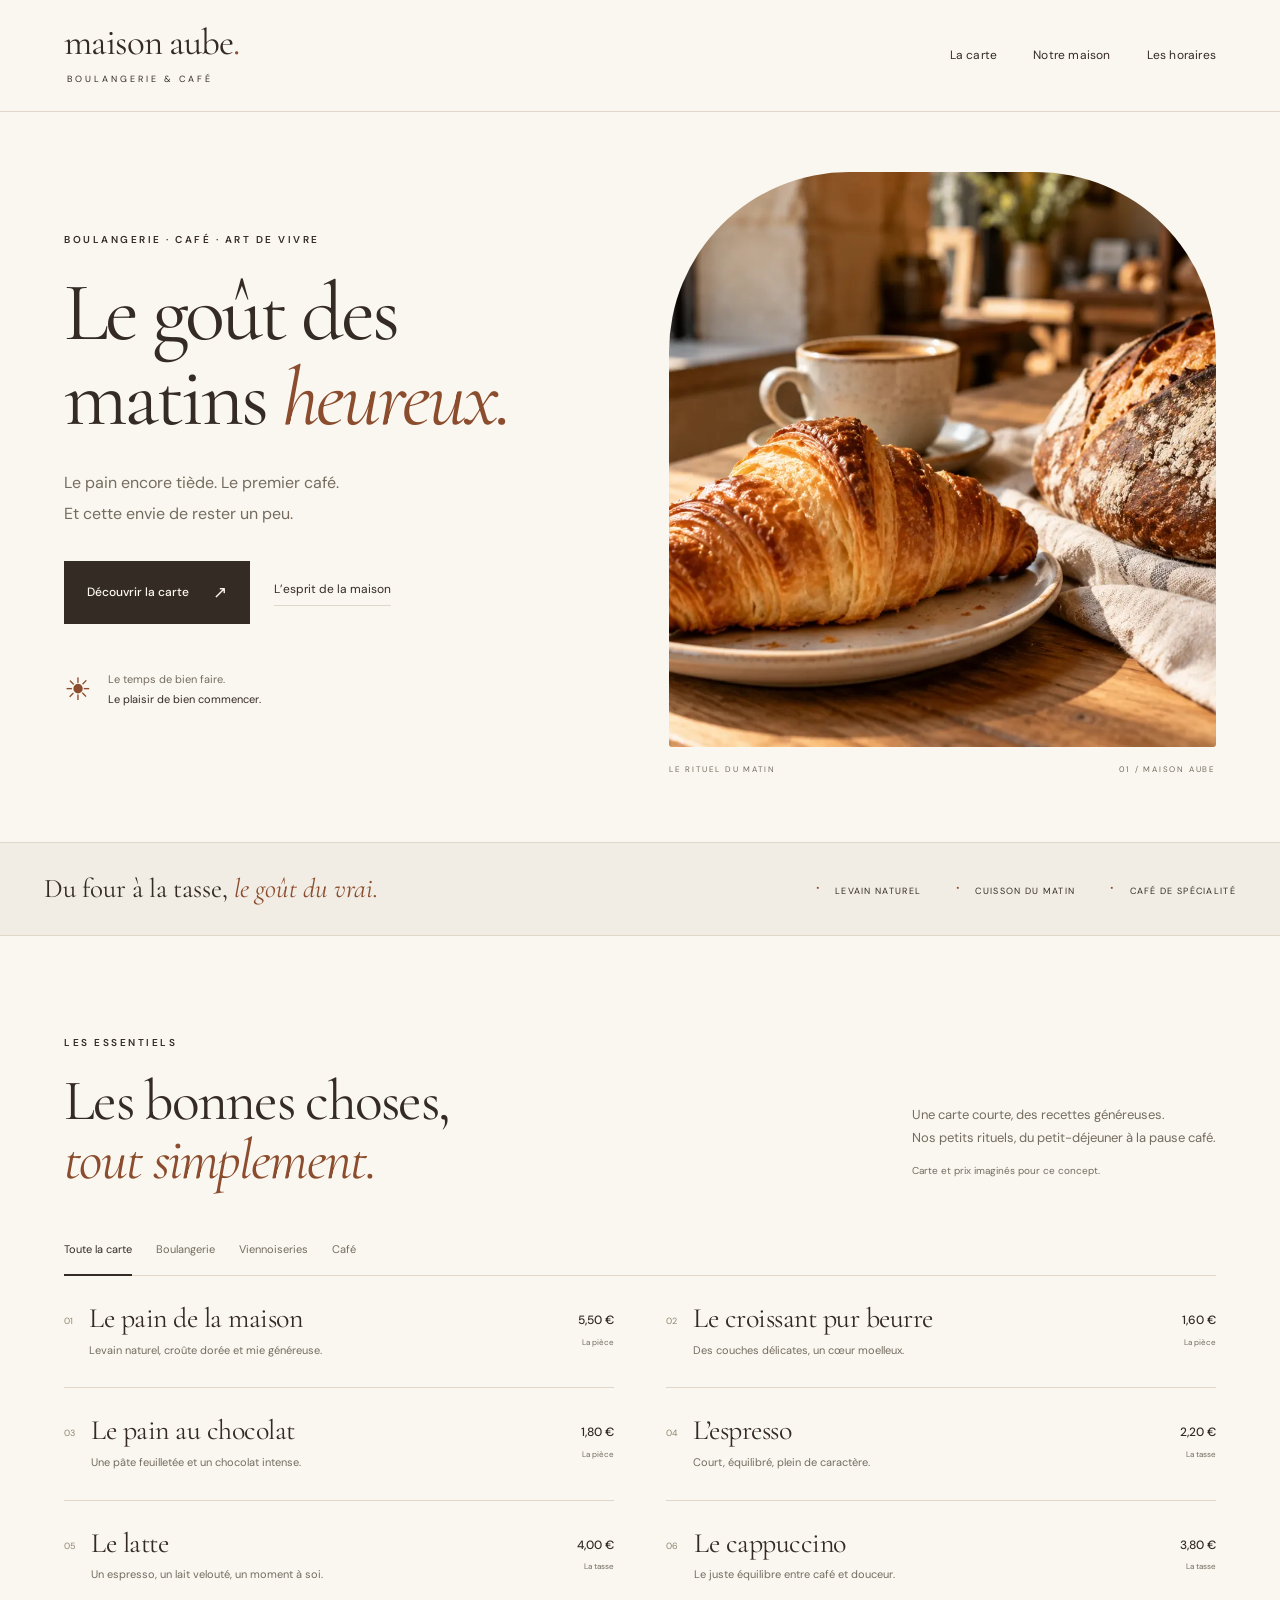
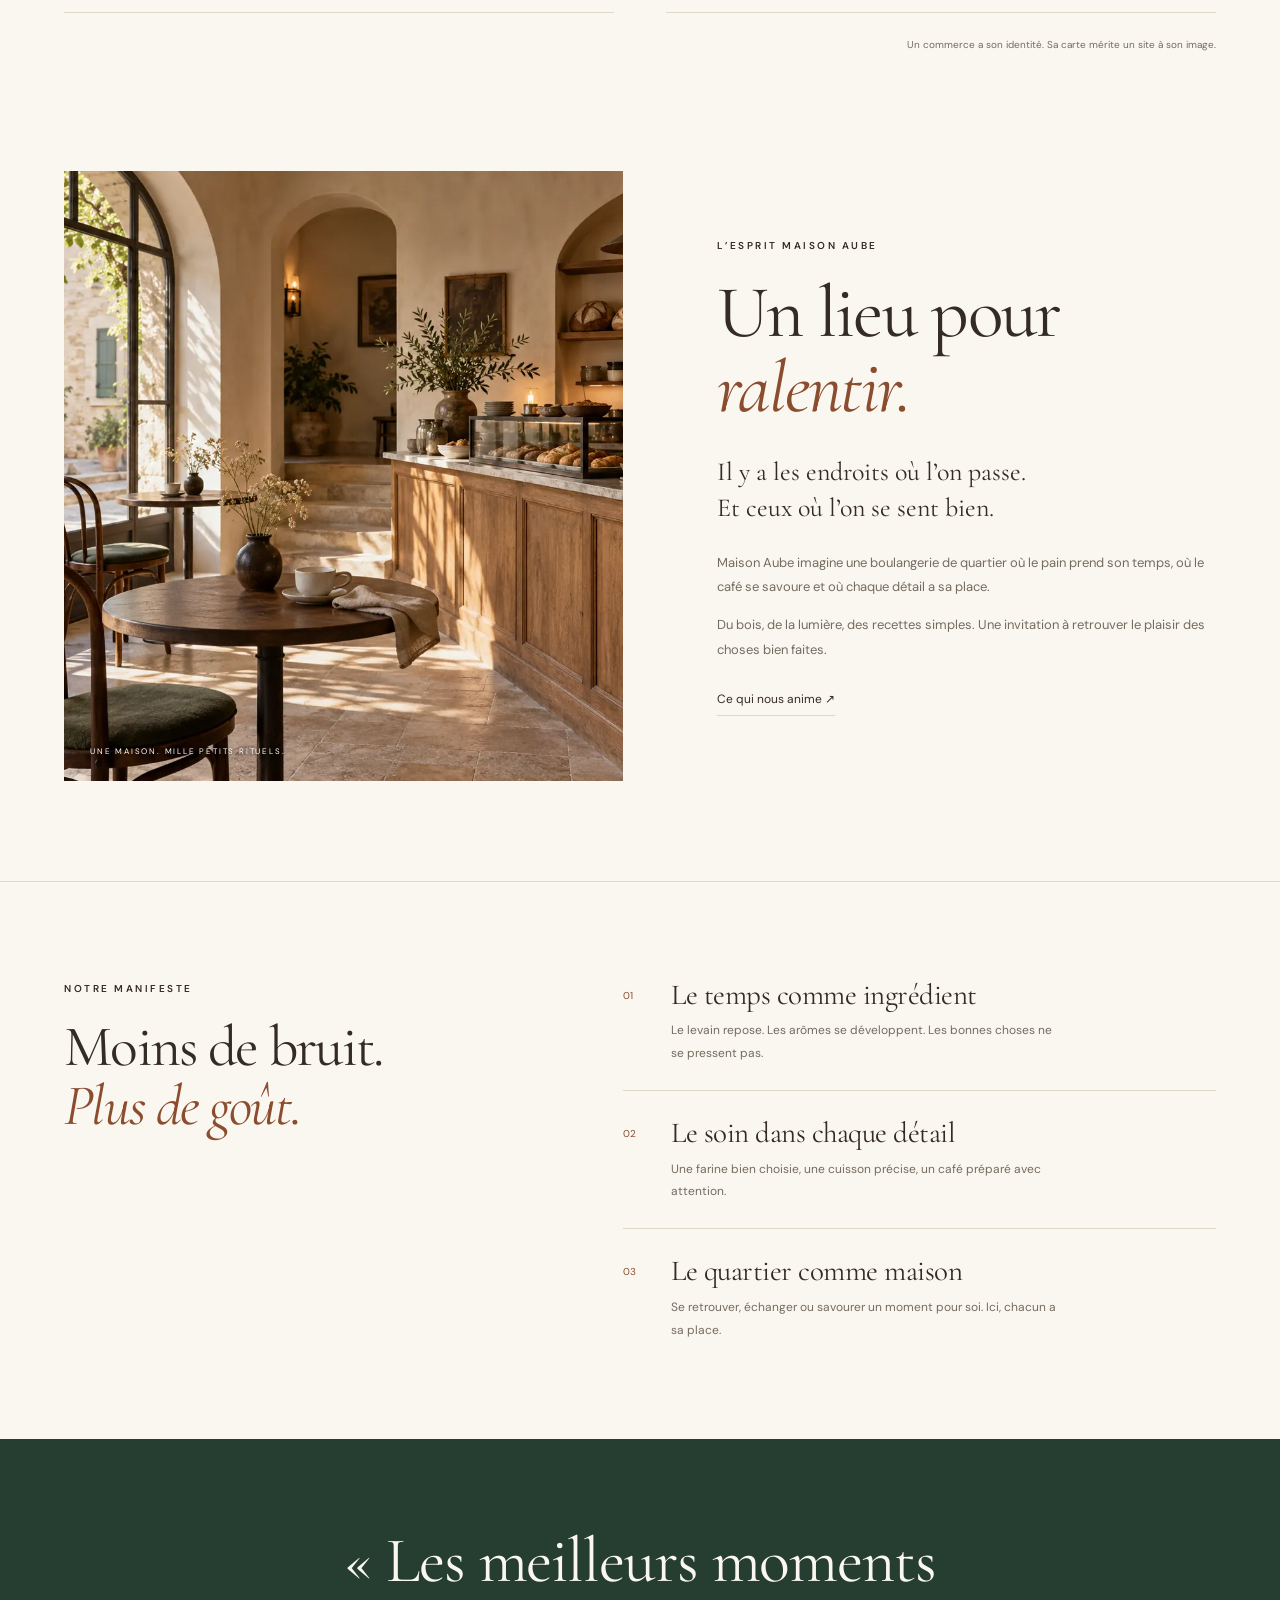
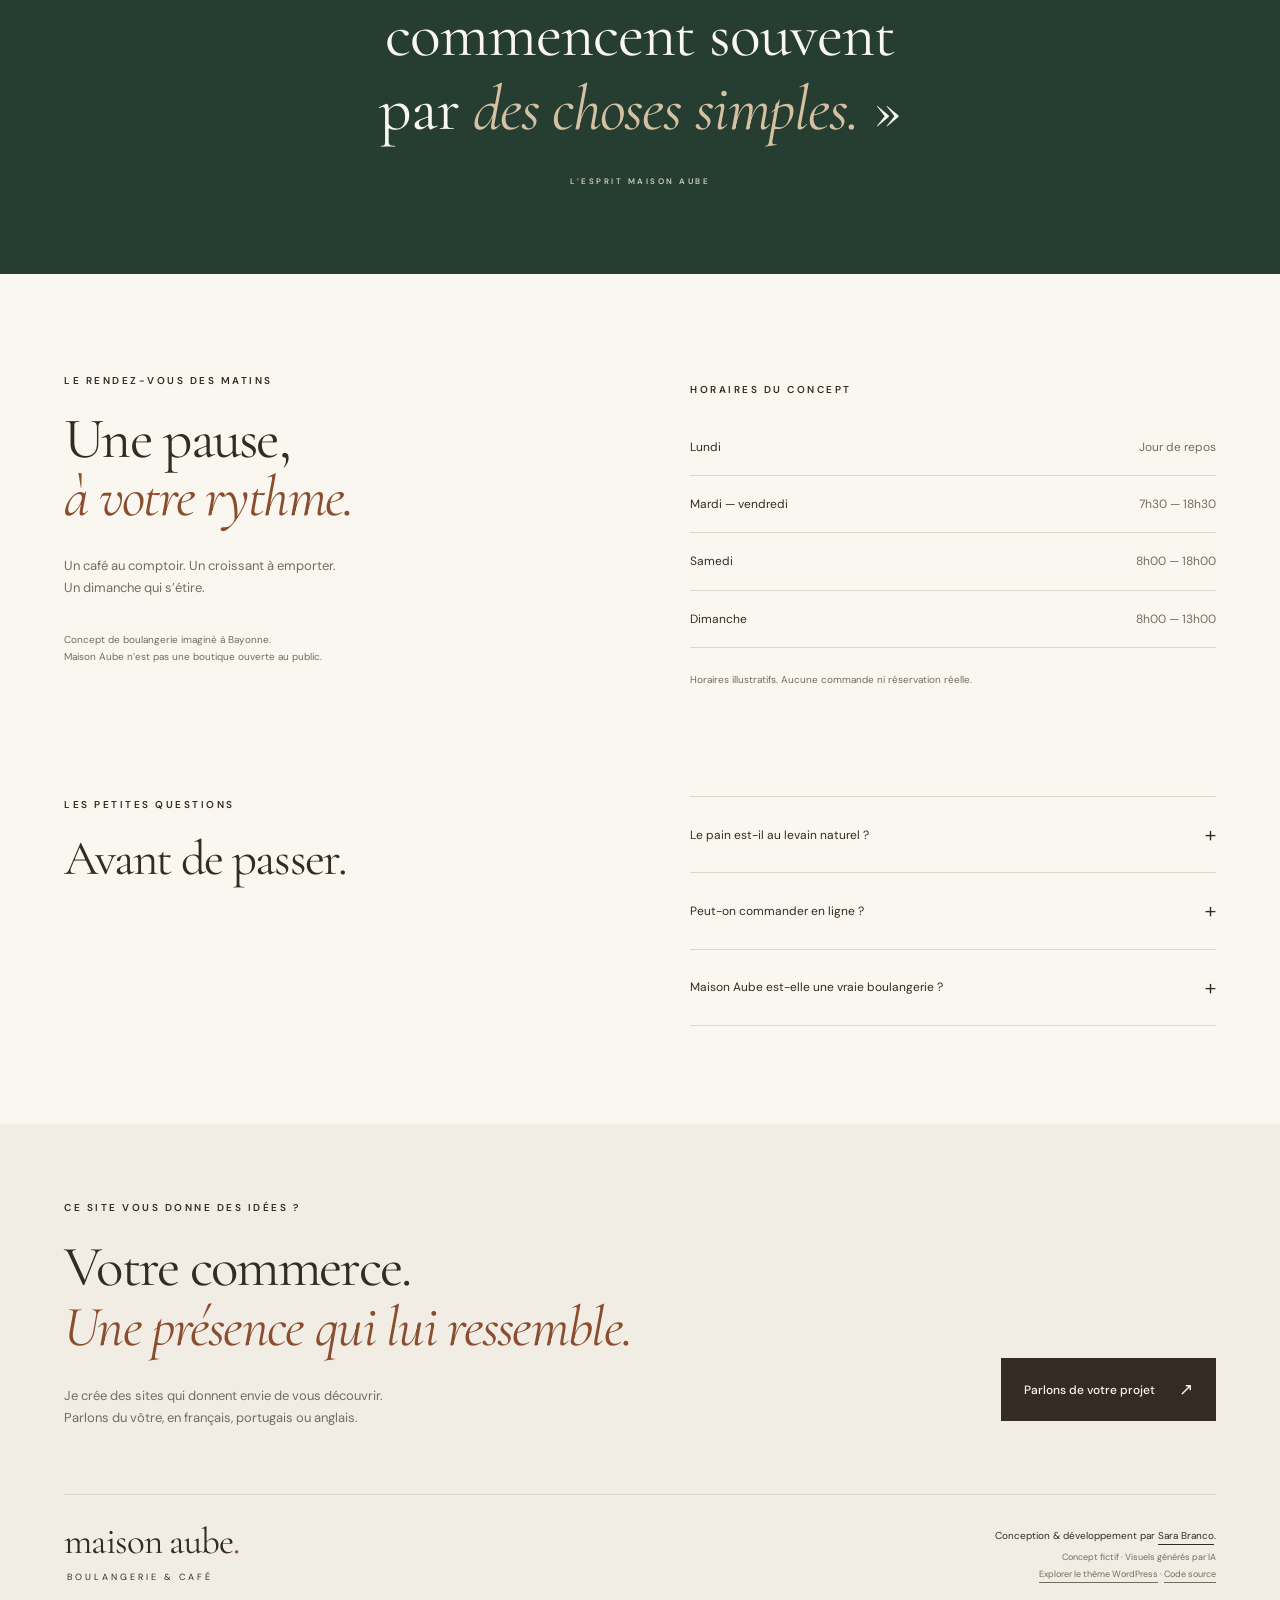
<file: preview/index.html>
<!doctype html><html lang="fr"><head><meta charset="utf-8"><meta name="viewport" content="width=device-width,initial-scale=1"><meta name="description" content="Maison Aube : un concept de boulangerie et café au design soigné. Site WordPress sur mesure par Sara Branco."><meta name="robots" content="noindex"><meta name="theme-color" content="#faf7f0"><meta property="og:title" content="Maison Aube — Le goût des matins heureux"><meta property="og:description" content="Un concept de boulangerie et café. Design et développement WordPress par Sara Branco."><meta property="og:image" content="https://sarabranco.xyz/projects/maison-aube/assets/morning.webp"><title>Maison Aube — Le goût des matins heureux</title><link rel="preload" href="assets/serif.woff2" as="font" type="font/woff2" crossorigin><link rel="stylesheet" href="style.css?v=1.1"></head><body><a class="skip-link" href="#contenu">Aller au contenu</a><header class="shell site-head"><a class="brand" href="index.html" aria-label="Maison Aube — accueil">maison aube<span class="brand-dot">.</span><small>BOULANGERIE &amp; CAFÉ</small></a><button class="nav-toggle" type="button" data-menu-toggle aria-expanded="false" aria-controls="site-nav">Menu <span aria-hidden="true">☰</span></button><nav id="site-nav" class="preview-nav" aria-label="Navigation principale" data-open="false"><a href="#carte">La carte</a><a href="#maison">Notre maison</a><a href="#visite">Les horaires</a></nav></header><main id="contenu"><section class="wp-block-group shell hero"><div class="wp-block-group hero-text"><p class="eyebrow">BOULANGERIE · CAFÉ · ART DE VIVRE</p><h1 class="wp-block-heading">Le goût des<br>matins <em>heureux.</em></h1><p class="hero-copy">Le pain encore tiède. Le premier café.<br>Et cette envie de rester un peu.</p><div class="actions"><a class="btn" href="#carte">Découvrir la carte <span aria-hidden="true">↗</span></a><a class="link" href="#maison">L’esprit de la maison</a></div><div class="hero-note"><span class="sun-mark" aria-hidden="true">☀</span><span>Le temps de bien faire.<br><b>Le plaisir de bien commencer.</b></span></div></div><div class="wp-block-group hero-visual"><figure class="wp-block-image size-full hero-image"><img src="assets/morning.webp" alt="Croissant doré, pain au levain et café dans la lumière du matin" width="1440" height="960" fetchpriority="high"/></figure><div class="photo-caption"><span>LE RITUEL DU MATIN</span><span>01 / MAISON AUBE</span></div></div></section><section class="wp-block-group promises"><p>Du four à la tasse, <em>le goût du vrai.</em></p><div class="promise-list"><span>Levain naturel</span><span>Cuisson du matin</span><span>Café de spécialité</span></div></section><section id="carte" class="wp-block-group shell section"><div class="wp-block-group section-heading"><div class="wp-block-group "><p class="eyebrow">LES ESSENTIELS</p><h2 class="wp-block-heading">Les bonnes choses,<br><em>tout simplement.</em></h2></div><div class="wp-block-group "><p>Une carte courte, des recettes généreuses.<br>Nos petits rituels, du petit-déjeuner à la pause café.</p><p class="fine-print">Carte et prix imaginés pour ce concept.</p></div></div><div class="menu-controls" role="group" aria-label="Filtrer la carte"><button type="button" data-filter="all" aria-pressed="true">Toute la carte</button><button type="button" data-filter="bread" aria-pressed="false">Boulangerie</button><button type="button" data-filter="pastry" aria-pressed="false">Viennoiseries</button><button type="button" data-filter="coffee" aria-pressed="false">Café</button></div><p class="sr-only" data-filter-status role="status" aria-live="polite"></p><div class="wp-block-group menu-grid"><article class="menu-item" data-category="bread"><span class="item-number">01</span><div class="item-content"><h3>Le pain de la maison</h3><p>Levain naturel, croûte dorée et mie généreuse.</p></div><div class="item-price"><strong>5,50 €</strong><span>La pièce</span></div></article><article class="menu-item" data-category="pastry"><span class="item-number">02</span><div class="item-content"><h3>Le croissant pur beurre</h3><p>Des couches délicates, un cœur moelleux.</p></div><div class="item-price"><strong>1,60 €</strong><span>La pièce</span></div></article><article class="menu-item" data-category="pastry"><span class="item-number">03</span><div class="item-content"><h3>Le pain au chocolat</h3><p>Une pâte feuilletée et un chocolat intense.</p></div><div class="item-price"><strong>1,80 €</strong><span>La pièce</span></div></article><article class="menu-item" data-category="coffee"><span class="item-number">04</span><div class="item-content"><h3>L’espresso</h3><p>Court, équilibré, plein de caractère.</p></div><div class="item-price"><strong>2,20 €</strong><span>La tasse</span></div></article><article class="menu-item" data-category="coffee"><span class="item-number">05</span><div class="item-content"><h3>Le latte</h3><p>Un espresso, un lait velouté, un moment à soi.</p></div><div class="item-price"><strong>4,00 €</strong><span>La tasse</span></div></article><article class="menu-item" data-category="coffee"><span class="item-number">06</span><div class="item-content"><h3>Le cappuccino</h3><p>Le juste équilibre entre café et douceur.</p></div><div class="item-price"><strong>3,80 €</strong><span>La tasse</span></div></article></div><p class="menu-footnote">Un commerce a son identité. Sa carte mérite un site à son image.</p></section><section id="maison" class="wp-block-group shell story"><div class="wp-block-group story-visual"><figure class="wp-block-image size-full story-image"><img src="assets/atelier.webp" alt="Intérieur chaleureux d’un café de quartier, comptoir en chêne et tables près d’une fenêtre" width="1440" height="960" loading="lazy"/></figure><span class="image-label">UNE MAISON. MILLE PETITS RITUELS.</span></div><div class="wp-block-group story-copy"><p class="eyebrow">L’ESPRIT MAISON AUBE</p><h2 class="wp-block-heading">Un lieu pour<br><em>ralentir.</em></h2><p class="story-lead">Il y a les endroits où l’on passe.<br>Et ceux où l’on se sent bien.</p><p>Maison Aube imagine une boulangerie de quartier où le pain prend son temps, où le café se savoure et où chaque détail a sa place.</p><p>Du bois, de la lumière, des recettes simples. Une invitation à retrouver le plaisir des choses bien faites.</p><a class="link" href="#rituels">Ce qui nous anime <span aria-hidden="true">↗</span></a></div></section><section id="rituels" class="wp-block-group shell rituals section"><div class="wp-block-group "><p class="eyebrow">NOTRE MANIFESTE</p><h2 class="wp-block-heading">Moins de bruit.<br><em>Plus de goût.</em></h2></div><div class="wp-block-group principles"><article class="wp-block-group principle"><p class="principle-number">01</p><h3 class="wp-block-heading">Le temps comme ingrédient</h3><p>Le levain repose. Les arômes se développent. Les bonnes choses ne se pressent pas.</p></article><article class="wp-block-group principle"><p class="principle-number">02</p><h3 class="wp-block-heading">Le soin dans chaque détail</h3><p>Une farine bien choisie, une cuisson précise, un café préparé avec attention.</p></article><article class="wp-block-group principle"><p class="principle-number">03</p><h3 class="wp-block-heading">Le quartier comme maison</h3><p>Se retrouver, échanger ou savourer un moment pour soi. Ici, chacun a sa place.</p></article></div></section><section class="wp-block-group quote-section"><p class="manifesto">« Les meilleurs moments<br>commencent souvent<br>par <em>des choses simples.</em> »</p><p class="eyebrow">L’ESPRIT MAISON AUBE</p></section><section id="visite" class="wp-block-group shell visit section"><div class="wp-block-group "><p class="eyebrow">LE RENDEZ-VOUS DES MATINS</p><h2 class="wp-block-heading">Une pause,<br><em>à votre rythme.</em></h2><p>Un café au comptoir. Un croissant à emporter.<br>Un dimanche qui s’étire.</p><p class="fine-print">Concept de boulangerie imaginé à Bayonne.<br>Maison Aube n’est pas une boutique ouverte au public.</p></div><div class="wp-block-group visit-hours"><p class="eyebrow">HORAIRES DU CONCEPT</p><dl class="hours"><div><dt>Lundi</dt><dd>Jour de repos</dd></div><div><dt>Mardi — vendredi</dt><dd>7h30 — 18h30</dd></div><div><dt>Samedi</dt><dd>8h00 — 18h00</dd></div><div><dt>Dimanche</dt><dd>8h00 — 13h00</dd></div></dl><p class="fine-print">Horaires illustratifs. Aucune commande ni réservation réelle.</p></div></section><section class="wp-block-group shell faq section"><div class="wp-block-group "><p class="eyebrow">LES PETITES QUESTIONS</p><h2 class="wp-block-heading">Avant de passer.</h2></div><div class="wp-block-group faq-list"><details><summary>Le pain est-il au levain naturel ?</summary><p>Le concept met à l’honneur le pain au levain naturel et une fermentation lente. Les produits présentés sont illustratifs.</p></details><details><summary>Peut-on commander en ligne ?</summary><p>Ce projet présente un site vitrine. Les commandes et les paiements ne sont pas activés.</p></details><details><summary>Maison Aube est-elle une vraie boulangerie ?</summary><p>Maison Aube est une marque fictive créée par Sara Branco pour présenter un site WordPress sur mesure. Les visuels sont générés pour ce concept.</p></details></div></section></main><footer class="wp-block-group shell footer"><div class="wp-block-group designer-cta"><p class="eyebrow">CE SITE VOUS DONNE DES IDÉES ?</p><h2 class="wp-block-heading">Votre commerce.<br><em>Une présence qui lui ressemble.</em></h2><p>Je crée des sites qui donnent envie de vous découvrir.<br>Parlons du vôtre, en français, portugais ou anglais.</p><a class="btn light" href="mailto:sbdev42@gmail.com?subject=Parlons%20de%20mon%20site%20web">Parlons de votre projet <span aria-hidden="true">↗</span></a></div><div class="wp-block-group footer-bottom"><a class="brand" href="index.html" aria-label="Maison Aube — accueil">maison aube<span class="brand-dot">.</span><small>BOULANGERIE &amp; CAFÉ</small></a><div class="wp-block-group "><p class="footer-credit">Conception &amp; développement par <a href="https://sarabranco.xyz">Sara Branco</a>.</p><p class="footer-meta">Concept fictif · Visuels générés par IA<br><a href="https://sarabranco.xyz/projects/maison-aube/wordpress.html">Explorer le thème WordPress</a> · <a href="https://sarabranco.xyz/projects/maison-aube/maison-aube-source.zip">Code source</a></p></div></div></footer><script src="assets/site.js" defer></script></body></html>
</file>
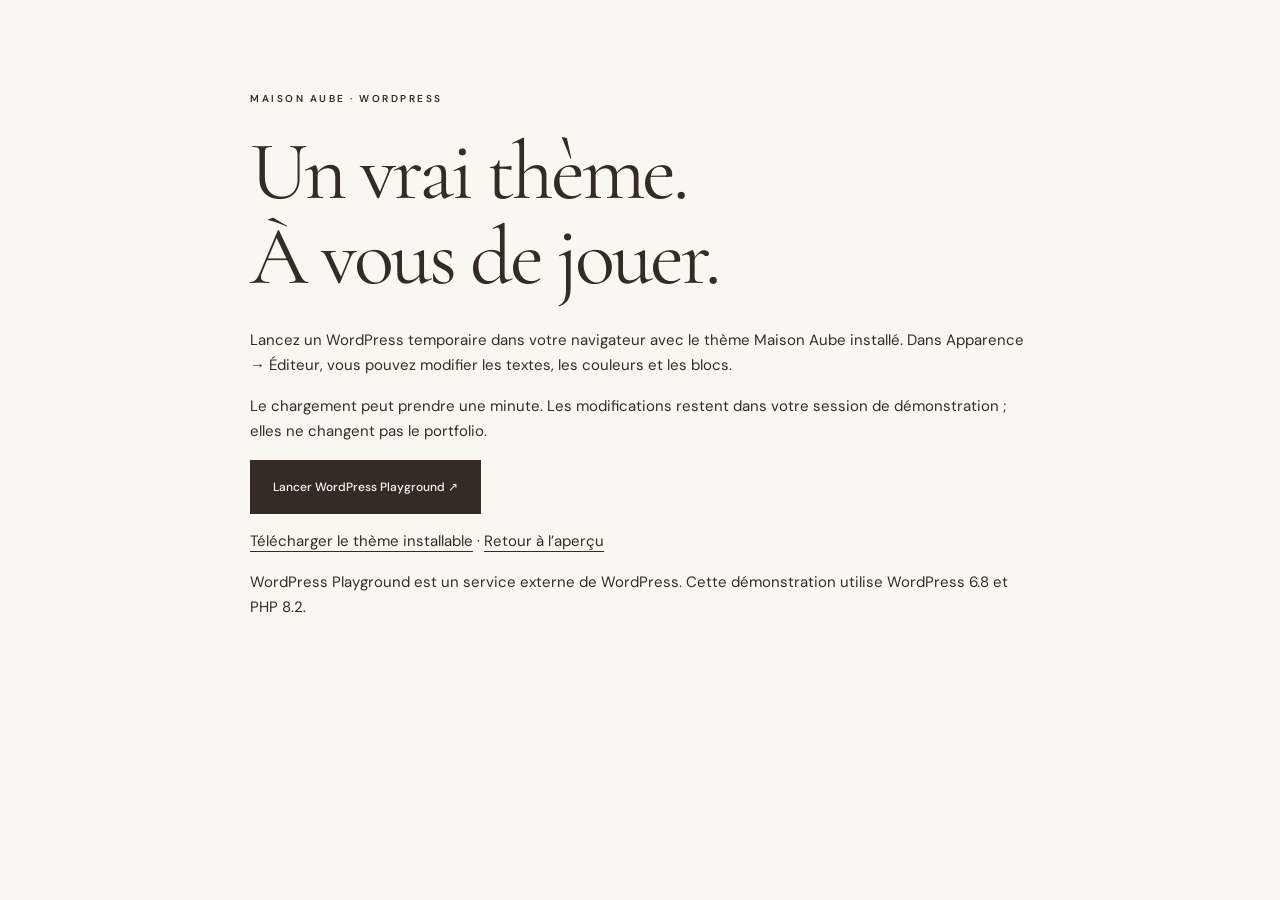
<file: preview/wordpress.html>
<!doctype html><html lang="fr"><head><meta charset="utf-8"><meta name="viewport" content="width=device-width,initial-scale=1"><title>Essayer Maison Aube dans WordPress</title><link rel="stylesheet" href="style.css"></head><body><main class="entry"><p class="eyebrow">MAISON AUBE · WORDPRESS</p><h1>Un vrai thème.<br>À vous de jouer.</h1><p>Lancez un WordPress temporaire dans votre navigateur avec le thème Maison Aube installé. Dans Apparence → Éditeur, vous pouvez modifier les textes, les couleurs et les blocs.</p><p>Le chargement peut prendre une minute. Les modifications restent dans votre session de démonstration ; elles ne changent pas le portfolio.</p><p><a class="btn" href="https://playground.wordpress.net/?blueprint-url=https%3A%2F%2Fsarabranco.xyz%2Fprojects%2Fmaison-aube%2Fblueprint.json" target="_blank" rel="noopener">Lancer WordPress Playground ↗</a></p><p><a href="maison-aube-theme.zip" download>Télécharger le thème installable</a> · <a href="index.html">Retour à l’aperçu</a></p><p class="tiny">WordPress Playground est un service externe de WordPress. Cette démonstration utilise WordPress 6.8 et PHP 8.2.</p></main></body></html>
</file>
<file: preview/style.css>
/*
Theme Name: Maison Aube
Theme URI: https://sarabranco.xyz
Author: Sara Branco
Author URI: https://sarabranco.xyz
Description: Custom block theme for a fictional artisan bakery. Editable in the WordPress Site Editor.
Version: 1.1.0
Requires at least: 6.6
Tested up to: 6.8
Requires PHP: 7.4
License: GNU General Public License v2 or later
License URI: https://www.gnu.org/licenses/gpl-2.0.html
Text Domain: maison-aube
Tags: full-site-editing, block-patterns, food-and-drink
*/
@font-face{font-family:Aube Serif;src:url(assets/serif.woff2) format("woff2");font-display:swap;font-weight:400}@font-face{font-family:Aube Serif;src:url(assets/serif-italic.woff2) format("woff2");font-display:swap;font-weight:400;font-style:italic}@font-face{font-family:Aube Sans;src:url(assets/sans.woff2) format("woff2");font-display:swap;font-weight:100 1000}:root{--cream:#faf7f0;--paper:#f1ede4;--ink:#352b25;--muted:#756c60;--accent:#8b4d2e;--line:#ded7ca;--green:#263d32}*{box-sizing:border-box}html{scroll-behavior:smooth;scroll-padding-top:100px}body{margin:0;background:var(--cream);color:var(--ink);font-family:Aube Sans,Arial,sans-serif;font-size:15px;line-height:1.7}a{color:inherit;text-underline-offset:5px}button{font:inherit}a:focus-visible,button:focus-visible,summary:focus-visible{outline:3px solid #b98658;outline-offset:5px}h1,h2,h3,p{margin-top:0}h1,h2,h3{font-family:Aube Serif,Georgia,serif;font-weight:400;line-height:1.02}h1{font-size:clamp(64px,6.5vw,100px);letter-spacing:-3px;margin:22px 0 28px}h2{font-size:clamp(44px,4.5vw,68px);letter-spacing:-1.7px;margin-bottom:28px}h3{font-size:30px;letter-spacing:-.5px}em{font-weight:400;color:var(--accent)}.shell{max-width:1320px;margin:0 auto;padding-left:64px;padding-right:64px}.site-head{display:flex;align-items:center;justify-content:space-between;gap:40px;min-height:112px;border-bottom:1px solid var(--line)}.brand{font-family:Aube Serif,Georgia,serif;font-size:37px;line-height:.9;letter-spacing:-1.1px;text-decoration:none;white-space:nowrap}.brand-dot{color:var(--accent)}.brand small{display:block;font:9px Aube Sans,Arial,sans-serif;letter-spacing:3px;margin:13px 0 0 3px}.site-head nav{display:flex;gap:36px;font-size:12px;letter-spacing:.2px}.site-head nav a{text-decoration:none}.site-head nav a:hover{color:var(--accent)}.wp-block-navigation{font-size:12px}.wp-block-navigation__container{gap:35px}.wp-block-navigation a:hover{color:var(--accent)}.eyebrow{font-size:10px;letter-spacing:2.5px;font-weight:600;text-transform:uppercase;line-height:1.8;margin-bottom:20px}.hero{display:grid;grid-template-columns:1fr 1fr;gap:58px;padding-top:60px;padding-bottom:65px;align-items:center}.hero-text{padding:10px 0}.hero-copy{font-size:16px;line-height:1.9;color:var(--muted)}.hero-visual{position:relative}.hero-image img{display:block;width:100%;height:575px;object-fit:cover;object-position:46% 50%;border-radius:180px 180px 3px 3px}.photo-caption{display:flex;justify-content:space-between;font-size:8px;letter-spacing:1.8px;margin-top:16px;color:var(--muted)}.actions{display:flex;align-items:center;flex-wrap:wrap;gap:24px;margin:32px 0 38px}.btn{display:inline-flex;align-items:center;justify-content:space-between;gap:24px;padding:16px 22px;background:var(--ink);color:var(--cream);font-size:12px;text-decoration:none;font-weight:500;border:1px solid var(--ink);transition:background .2s,transform .2s}.btn:hover{background:var(--accent);border-color:var(--accent);transform:translateY(-2px)}.btn span{font-size:17px}.link{font-size:12px;text-decoration:none;border-bottom:1px solid var(--line);padding-bottom:5px}.link:hover{border-color:var(--ink)}.hero-note{display:flex;align-items:center;gap:16px;font-size:11px;color:var(--muted);line-height:1.8}.hero-note b{font-weight:400;color:var(--ink)}.sun-mark{font-size:31px;color:var(--accent)}.promises{border-top:1px solid var(--line);border-bottom:1px solid var(--line);padding:30px max(30px,calc((100vw - 1192px)/2));display:flex;align-items:center;justify-content:space-between;gap:35px;background:var(--paper)}.promises p{font-family:Aube Serif,Georgia,serif;font-size:27px;line-height:1.2;margin:0;white-space:nowrap}.promise-list{display:flex;gap:35px;font-size:9px;text-transform:uppercase;letter-spacing:1.3px}.promise-list span{white-space:nowrap}.promise-list span:before{content:'·';font-size:18px;margin-right:14px;color:var(--accent)}.section{padding-top:98px;padding-bottom:98px}.section-heading{display:flex;justify-content:space-between;gap:50px;align-items:end;margin-bottom:36px}.section-heading h2{margin-bottom:0}.section-heading>div:last-child{max-width:335px}.section-heading>div:last-child>p:first-child{font-size:13px;color:var(--muted);line-height:1.8}.fine-print{font-size:10px;color:var(--muted);line-height:1.7}.menu-controls{display:flex;gap:24px;border-bottom:1px solid var(--line);margin:35px 0 0;flex-wrap:wrap}.menu-controls button{border:0;background:transparent;color:var(--muted);cursor:pointer;font-size:11px;padding:15px 0;border-bottom:2px solid transparent;margin-bottom:-1px}.menu-controls button[aria-pressed=true]{border-color:var(--ink);color:var(--ink)}.menu-controls button:hover{color:var(--accent)}.menu-grid{display:grid;grid-template-columns:1fr 1fr;column-gap:52px}.menu-item{display:flex;align-items:start;gap:16px;padding:28px 0;border-bottom:1px solid var(--line)}.menu-item[hidden]{display:none!important}.item-number{font-size:9px;color:#918470;padding-top:10px}.item-content{flex:1}.item-content h3{font-size:28px;margin:0 0 8px}.item-content p{font-size:11px;line-height:1.7;margin:0;color:var(--muted)}.item-price{text-align:right;min-width:59px;padding-top:6px}.item-price strong{display:block;font-size:12px;font-weight:500}.item-price span{display:block;font-size:8px;color:var(--muted);margin-top:5px}.menu-footnote{text-align:right;font-size:10px;color:var(--muted);margin:23px 0 0}.story{display:grid;grid-template-columns:1.12fr 1fr;gap:94px;padding-top:20px;padding-bottom:100px;align-items:center}.story-visual{position:relative}.story-image img{display:block;width:100%;height:610px;object-fit:cover;object-position:40% 50%}.image-label{position:absolute;bottom:22px;left:26px;font-size:8px;letter-spacing:1.8px;color:white;text-shadow:0 1px 4px #000}.story-copy h2{font-size:74px;margin-bottom:28px}.story-copy .story-lead{font-family:Aube Serif,Georgia,serif;font-size:26px;line-height:1.4;color:var(--ink);margin-bottom:24px}.story-copy>p{font-size:13px;color:var(--muted);line-height:1.9}.story-copy .eyebrow{font-size:10px;color:var(--ink)}.story-copy .link{display:inline-block;margin-top:14px}.rituals{border-top:1px solid var(--line);display:grid;grid-template-columns:1fr 1.25fr;gap:85px}.principles{display:grid;gap:27px}.principle{border-bottom:1px solid var(--line);padding-bottom:25px;position:relative;padding-left:48px}.principle:last-child{border-bottom:none;padding-bottom:0}.principle-number{position:absolute;left:0;top:7px;font-size:10px;color:var(--accent)}.principle h3{font-size:29px;margin-bottom:10px}.principle>p:last-child{font-size:12px;color:var(--muted);line-height:1.9;margin:0;max-width:390px}.quote-section{padding:85px 28px;background:var(--green);text-align:center;color:var(--cream)}.manifesto{font-family:Aube Serif,Georgia,serif;font-size:clamp(43px,5vw,72px);line-height:1.15;letter-spacing:-1.1px;margin:0 0 29px}.manifesto em{color:#d5c1a1}.quote-section .eyebrow{font-size:8px;margin:0;color:#cfccb8}.visit{display:grid;grid-template-columns:1fr 1fr;gap:100px}.visit>div>p:not(.eyebrow):not(.fine-print){font-size:13px;color:var(--muted);margin-bottom:32px}.visit-hours{padding-top:9px}.hours{margin:0}.hours>div{display:flex;justify-content:space-between;gap:20px;border-bottom:1px solid var(--line);padding:18px 0;font-size:12px}.hours dd{margin:0;color:var(--muted)}.visit-hours .fine-print{margin-top:23px}.faq{display:grid;grid-template-columns:1fr 1fr;gap:100px;padding-top:0}.faq h2{font-size:49px}.faq details{border-top:1px solid var(--line);padding:19px 0}.faq details:last-child{border-bottom:1px solid var(--line)}.faq summary{font-size:12px;cursor:pointer;list-style:none;display:flex;justify-content:space-between;align-items:center;gap:22px}.faq summary:after{content:'+';font-size:22px;font-weight:300}.faq details[open] summary:after{content:'−'}.faq details p{font-size:12px;line-height:1.9;color:var(--muted);margin:15px 25px 0 0}.footer{background:var(--paper);max-width:none;padding-top:75px;padding-bottom:35px}.designer-cta{max-width:1192px;margin:0 auto 65px;position:relative}.designer-cta h2{font-size:57px;line-height:1.05;max-width:710px}.designer-cta>p:not(.eyebrow){font-size:13px;color:var(--muted);margin-bottom:25px}.designer-cta .btn{position:absolute;right:0;bottom:8px}.footer-bottom{max-width:1192px;margin:auto;display:flex;justify-content:space-between;align-items:end;gap:40px;border-top:1px solid var(--line);padding-top:30px}.footer-credit{font-size:10px;margin-bottom:5px}.footer-meta{font-size:9px;color:var(--muted);line-height:1.9;margin:0}.footer-bottom>div{text-align:right}.skip-link{position:absolute;top:-100px;left:20px;padding:12px;background:white;z-index:100}.skip-link:focus{top:10px}.sr-only{position:absolute;width:1px;height:1px;overflow:hidden;clip:rect(0,0,0,0);white-space:nowrap}.nav-toggle{display:none}.entry{max-width:850px;margin:auto;padding:90px 35px}.wp-site-blocks{padding:0}.wp-block-group,.wp-block-template-part{margin-top:0}figure{margin:0}.wp-block-post-template{list-style:none;padding:0}.wp-block-post-template>li{padding:25px 0;border-bottom:1px solid var(--line)}.wp-block-post-title{font-size:55px}.wp-block-post-content{line-height:1.8}@media(max-width:1100px){.shell{padding-left:38px;padding-right:38px}.hero{gap:35px}.hero-image img{height:510px}.hero h1{font-size:78px}.promise-list{gap:20px}.promises p{font-size:24px}.promises{padding:25px 38px}.story{gap:55px}.story-image img{height:550px}.story-copy h2{font-size:64px}.rituals{gap:50px}.designer-cta h2{font-size:50px;max-width:590px}}@media(max-width:800px){.shell{padding-left:28px;padding-right:28px}.site-head{min-height:96px}.hero{gap:28px;padding-top:40px}.hero h1{font-size:64px;letter-spacing:-2px}.hero-image img{height:440px;border-radius:140px 140px 3px 3px}.hero-copy{font-size:14px}.hero-note{font-size:10px}.actions{gap:18px}.promises{display:block;padding:25px 28px;text-align:center}.promise-list{justify-content:center;margin-top:15px}.promises p{font-size:27px}.section{padding-top:70px;padding-bottom:70px}.section-heading{gap:30px}.section-heading h2{font-size:49px}.section-heading>div:last-child{max-width:250px}.menu-grid{column-gap:28px}.menu-item{gap:10px}.item-content h3{font-size:24px}.item-content p{font-size:10px}.story{gap:35px;padding-bottom:65px}.story-image img{height:480px}.story-copy h2{font-size:54px}.story-copy .story-lead{font-size:24px}.story-copy>p{font-size:12px}.rituals{gap:35px;grid-template-columns:.9fr 1.1fr}.visit,.faq{gap:45px}.designer-cta .btn{position:static}.designer-cta h2{max-width:none}.footer{padding-top:60px}.footer-bottom{align-items:start}.footer-bottom .brand{font-size:30px}}@media(max-width:600px){.shell{padding-left:24px;padding-right:24px}.site-head{min-height:94px;position:relative}.brand{font-size:33px}.brand small{font-size:8px;letter-spacing:2.5px}.nav-toggle{display:block;border:none;background:transparent;color:var(--ink);padding:10px;font-size:12px}.site-head .preview-nav{display:none;position:absolute;top:93px;left:0;right:0;background:var(--cream);padding:24px;z-index:20;border-bottom:1px solid var(--line);flex-direction:column;gap:20px}.site-head .preview-nav[data-open=true]{display:flex}.hero{grid-template-columns:1fr;gap:35px;padding-top:42px;padding-bottom:35px}.hero-text{padding:0}.hero h1{font-size:67px;letter-spacing:-1.8px;margin-top:19px;margin-bottom:22px}.hero-copy{font-size:15px;line-height:1.85}.hero .eyebrow{font-size:8px;letter-spacing:2px}.hero-note{margin-top:0;font-size:10px}.hero-image img{height:400px;border-radius:170px 170px 3px 3px}.actions{margin:27px 0 28px;gap:20px}.btn{padding:15px 18px;font-size:11px;gap:20px}.link{font-size:11px}.photo-caption{font-size:7px;letter-spacing:1.3px}.promises{padding:25px 15px}.promises p{font-size:25px}.promise-list{gap:16px;font-size:7px;letter-spacing:.7px}.promise-list span:before{margin-right:8px}.section{padding-top:60px;padding-bottom:60px}.section-heading{display:block;margin-bottom:25px}.section-heading h2{font-size:49px;margin-bottom:24px}.section-heading>div:last-child{max-width:none}.section-heading>div:last-child>p:first-child{font-size:12px}.menu-controls{gap:19px;margin-top:22px;justify-content:space-between}.menu-controls button{font-size:10px;padding:14px 0}.menu-grid{grid-template-columns:1fr}.menu-item{padding:25px 0;gap:14px}.item-content h3{font-size:27px}.item-content p{font-size:11px}.menu-footnote{text-align:left;font-size:9px}.story{grid-template-columns:1fr;padding-top:0;padding-bottom:60px;gap:37px}.story-image img{height:420px}.story-copy h2{font-size:60px}.story-copy .story-lead{font-size:26px}.story-copy>p{font-size:13px}.rituals{grid-template-columns:1fr;gap:22px}.rituals h2{font-size:53px}.principle h3{font-size:29px}.principle>p:last-child{font-size:12px}.quote-section{padding:64px 20px}.manifesto{font-size:44px;letter-spacing:-.6px}.visit{grid-template-columns:1fr;gap:25px}.visit h2{font-size:57px}.visit-hours .eyebrow{margin-bottom:7px}.faq{grid-template-columns:1fr;gap:10px;padding-top:0}.faq h2{font-size:43px}.faq summary{font-size:12px}.footer{padding-top:55px;padding-bottom:32px}.designer-cta{margin-bottom:43px}.designer-cta h2{font-size:43px;letter-spacing:-.7px}.designer-cta>p:not(.eyebrow){font-size:12px}.designer-cta .eyebrow{font-size:8px}.footer-bottom{flex-direction:column;gap:25px}.footer-bottom>div{text-align:left}.footer-credit{font-size:10px}.footer-meta{font-size:9px}.wp-block-navigation__responsive-container.is-menu-open{padding:28px;background:var(--cream);color:var(--ink)}.wp-block-navigation__responsive-container.is-menu-open .wp-block-navigation-item{font-size:19px}}@media(prefers-reduced-motion:reduce){html{scroll-behavior:auto}.btn{transition:none}.btn:hover{transform:none}}
</file>
